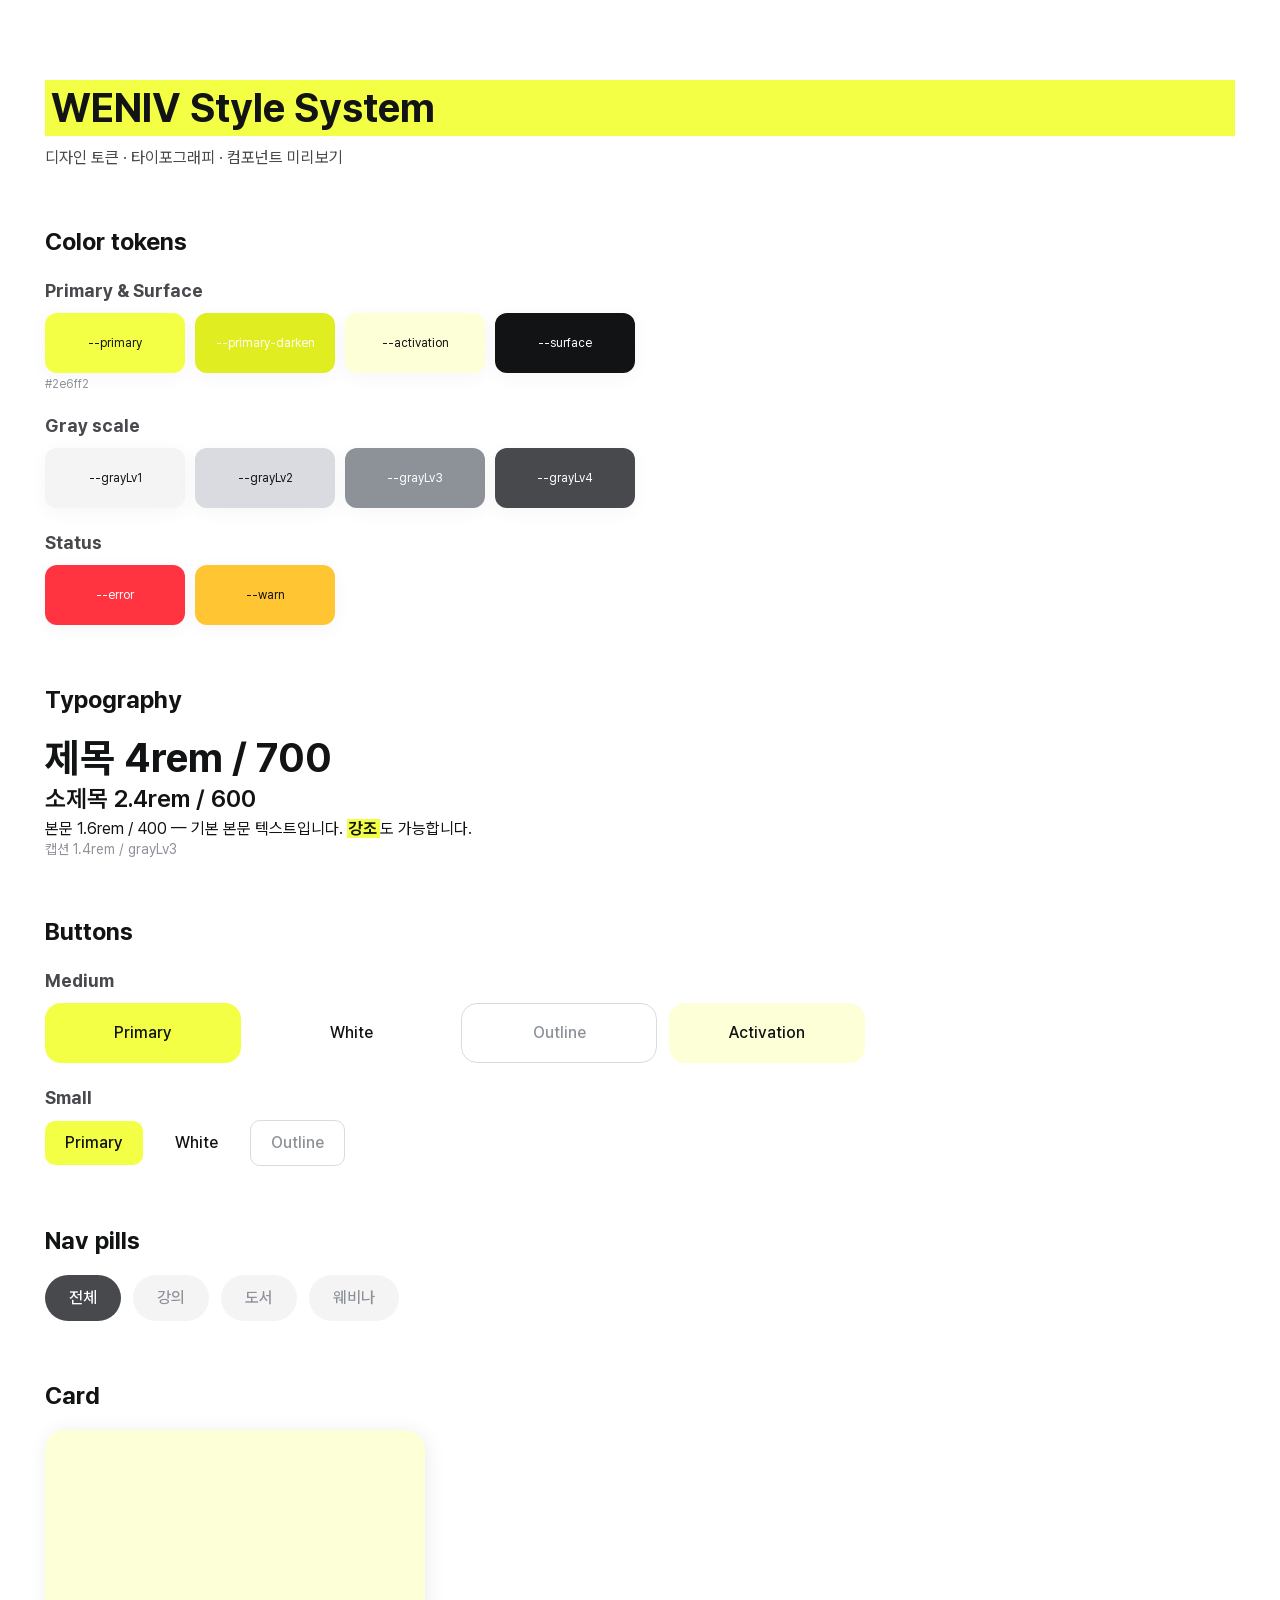
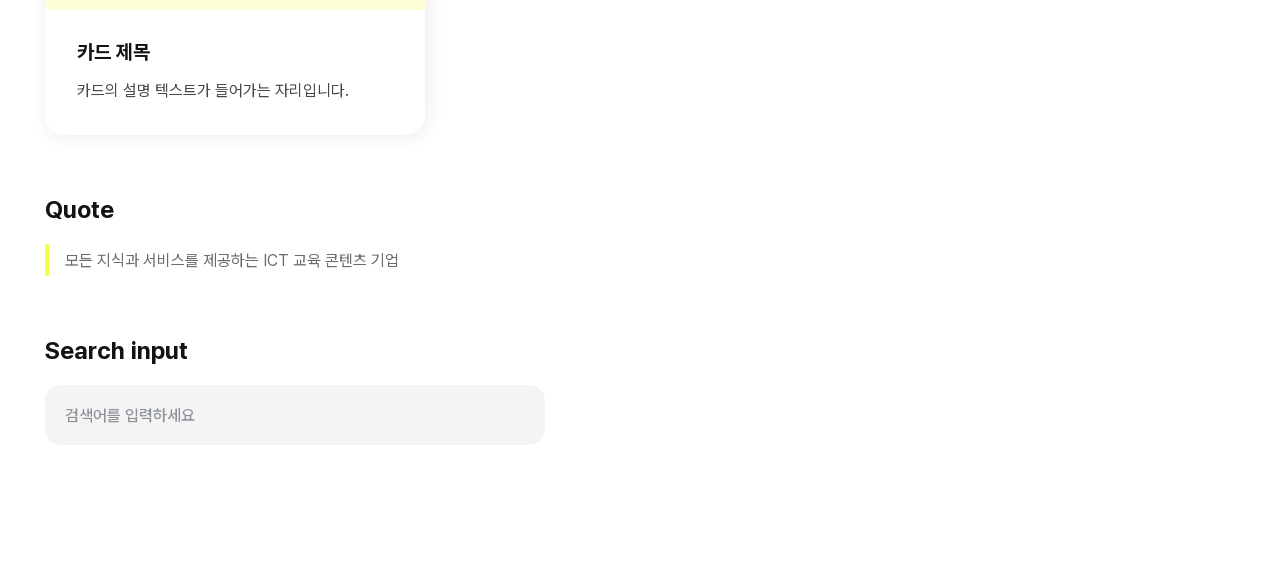
<file: style/demo.html>
<!DOCTYPE html>
<html lang="ko">
<head>
  <meta charset="UTF-8" />
  <meta name="viewport" content="width=device-width, initial-scale=1" />
  <title>WENIV Style System — Demo</title>
  <link rel="stylesheet" href="./index.css" />
  <style>
    /* 데모 페이지 전용 — 스타일 시스템 자체와 무관 */
    main { padding: 4rem 0 12rem; }
    section { margin-top: 6rem; }
    h2 { font-size: 2.4rem; margin-bottom: 2rem; }
    h3 { font-size: 1.8rem; margin: 2.4rem 0 1.2rem; color: var(--grayLv4); }
    .row { display: flex; gap: 1.2rem; flex-wrap: wrap; align-items: center; }
    .swatch {
      width: 100%; height: 6rem; border-radius: 1.2rem;
      display: flex; align-items: center; justify-content: center;
      font-size: 1.2rem; box-shadow: var(--effect-shadow);
    }
    .swatch-grid {
      display: grid; gap: 1rem;
      grid-template-columns: repeat(auto-fill, minmax(14rem, 1fr));
    }
    .label {
      font-size: 1.2rem; color: var(--grayLv3); margin-top: .4rem; display: block;
    }
  </style>
</head>
<body>
  <main class="max-width">

    <header style="margin-top: 4rem;">
      <h1 class="txt-highlight" style="font-size: 4rem; line-height: 1.4;">WENIV Style System</h1>
      <p style="color: var(--grayLv4); margin-top: 1.2rem;">
        디자인 토큰 · 타이포그래피 · 컴포넌트 미리보기
      </p>
    </header>

    <!-- 컬러 토큰 -->
    <section>
      <h2>Color tokens</h2>

      <h3>Primary &amp; Surface</h3>
      <div class="swatch-grid">
        <div>
          <div class="swatch" style="background: var(--primary); color: var(--primary-text);">--primary</div>
          <span class="label">#2e6ff2</span>
        </div>
        <div>
          <div class="swatch" style="background: var(--primary-darken); color: #fff;">--primary-darken</div>
        </div>
        <div>
          <div class="swatch" style="background: var(--activation); color: var(--surface);">--activation</div>
        </div>
        <div>
          <div class="swatch" style="background: var(--surface); color: var(--surface-text);">--surface</div>
        </div>
      </div>

      <h3>Gray scale</h3>
      <div class="swatch-grid">
        <div><div class="swatch" style="background: var(--grayLv1); color: var(--grayLv1-text);">--grayLv1</div></div>
        <div><div class="swatch" style="background: var(--grayLv2); color: var(--grayLv2-text);">--grayLv2</div></div>
        <div><div class="swatch" style="background: var(--grayLv3); color: var(--grayLv3-text);">--grayLv3</div></div>
        <div><div class="swatch" style="background: var(--grayLv4); color: var(--grayLv4-text);">--grayLv4</div></div>
      </div>

      <h3>Status</h3>
      <div class="swatch-grid">
        <div><div class="swatch" style="background: var(--error); color: var(--error-text);">--error</div></div>
        <div><div class="swatch" style="background: var(--warn); color: var(--warn-text);">--warn</div></div>
      </div>
    </section>

    <!-- 타이포그래피 -->
    <section>
      <h2>Typography</h2>
      <p style="font-size: 4rem; font-weight: 700; line-height: 1.2;">제목 4rem / 700</p>
      <p style="font-size: 2.4rem; font-weight: 600; line-height: 1.4;">소제목 2.4rem / 600</p>
      <p style="font-size: 1.6rem; font-weight: 400; line-height: 1.6;">
        본문 1.6rem / 400 — 기본 본문 텍스트입니다. <span class="txt-highlight">강조</span>도 가능합니다.
      </p>
      <p style="font-size: 1.4rem; color: var(--grayLv3);">캡션 1.4rem / grayLv3</p>
    </section>

    <!-- 버튼 -->
    <section>
      <h2>Buttons</h2>

      <h3>Medium</h3>
      <div class="row">
        <button class="btn btn--medium btn--primary">Primary</button>
        <button class="btn btn--medium btn--white">White</button>
        <button class="btn btn--medium btn--outline">Outline</button>
        <button class="btn btn--medium btn--activation">Activation</button>
      </div>

      <h3>Small</h3>
      <div class="row">
        <button class="btn btn--small btn--primary">Primary</button>
        <button class="btn btn--small btn--white">White</button>
        <button class="btn btn--small btn--outline">Outline</button>
      </div>
    </section>

    <!-- 네비 -->
    <section>
      <h2>Nav pills</h2>
      <div class="row">
        <a class="nav-pill is-active">전체</a>
        <a class="nav-pill">강의</a>
        <a class="nav-pill">도서</a>
        <a class="nav-pill">웨비나</a>
      </div>
    </section>

    <!-- 카드 -->
    <section>
      <h2>Card</h2>
      <article class="card" style="max-width: 38rem;">
        <div style="height: 18rem; background: var(--activation);"></div>
        <div style="padding: 2.8rem 3.2rem 3.2rem;">
          <strong style="font-size: 2rem; line-height: 1.4;">카드 제목</strong>
          <p style="color: var(--grayLv4); margin-top: 1.2rem; line-height: 1.6;">
            카드의 설명 텍스트가 들어가는 자리입니다.
          </p>
        </div>
      </article>
    </section>

    <!-- 인용 -->
    <section>
      <h2>Quote</h2>
      <blockquote class="quote">
        모든 지식과 서비스를 제공하는 ICT 교육 콘텐츠 기업
      </blockquote>
    </section>

    <!-- 검색창 -->
    <section>
      <h2>Search input</h2>
      <input type="search" class="search-input" placeholder="검색어를 입력하세요" style="max-width: 50rem;" />
    </section>

  </main>
</body>
</html>
</file>
<file: style/index.css>
/*
 * WENIV Style System — Entry Point
 * --------------------------------------------------------------
 * 한 번에 모든 스타일을 가져오고 싶다면 이 파일만 import 하세요.
 *
 *   <link rel="stylesheet" href="./style/index.css">
 *
 * 또는 필요한 부분만 골라서 import 할 수도 있습니다.
 *   - tokens.css     : CSS 변수 (컬러/그림자) — 거의 항상 필요
 *   - fonts.css      : Pretendard 폰트 정의
 *   - reset.css      : 브라우저 기본값 초기화
 *   - base.css       : body, max-width, a11y-hidden 등
 *   - components.css : 버튼/카드/네비 등 재사용 컴포넌트
 *
 * 순서가 중요합니다. (tokens → fonts → reset → base → components)
 */

@import url("./tokens.css");
@import url("./fonts.css");
@import url("./reset.css");
@import url("./base.css");
@import url("./components.css");
</file>
